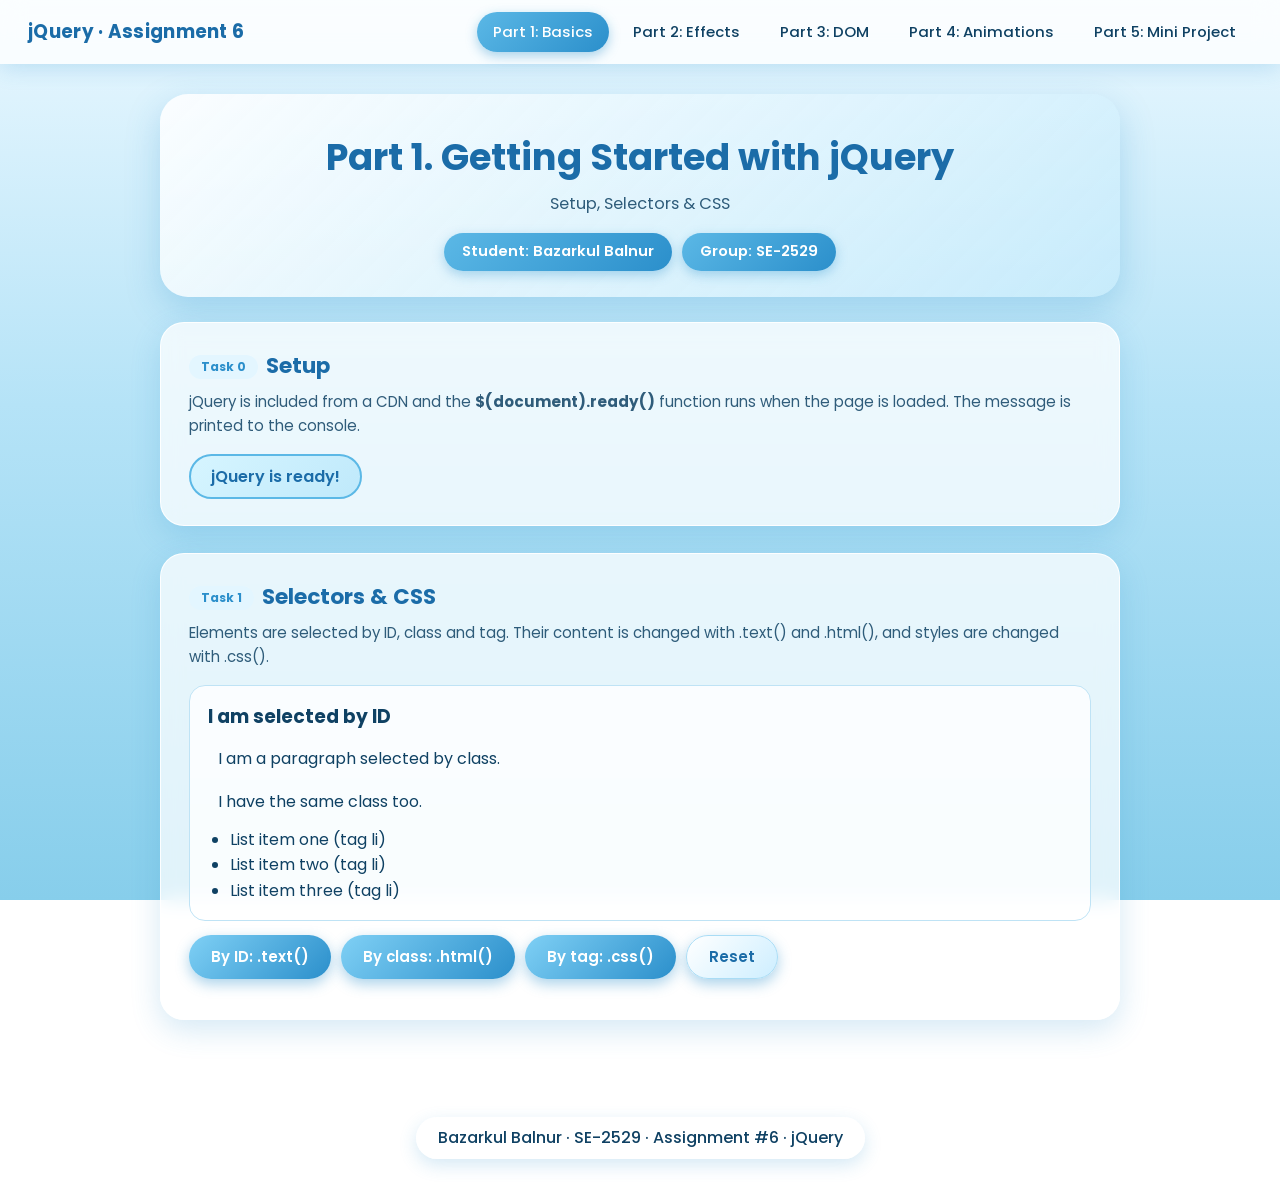
<file: index.html>
<!DOCTYPE html>
<html lang="en">
<head>
  <meta charset="UTF-8">
  <meta name="viewport" content="width=device-width, initial-scale=1.0">
  <title>Part 1. Getting Started with jQuery | jQuery Assignment 6</title>
  <link rel="preconnect" href="https://fonts.googleapis.com">
  <link rel="preconnect" href="https://fonts.gstatic.com" crossorigin>
  <link href="https://fonts.googleapis.com/css2?family=Poppins:wght@400;500;600;700&display=swap" rel="stylesheet">
  <link rel="stylesheet" href="css/style.css">
</head>
<body>
  <div class="bg-fx" id="bgFx"></div>

  <header class="navbar">
    <a class="brand" href="index.html">jQuery &middot; Assignment 6</a>
    <button class="menu-toggle" type="button" aria-label="Menu">&#9776;</button>
    <nav class="nav-links">
      <a href="index.html" class="active">Part 1: Basics</a>
      <a href="effects.html">Part 2: Effects</a>
      <a href="dom.html">Part 3: DOM</a>
      <a href="animations.html">Part 4: Animations</a>
      <a href="project.html">Part 5: Mini Project</a>
    </nav>
  </header>

  <main>
    <section class="hero">
      <h1>Part 1. Getting Started with jQuery</h1>
      <p class="sub">Setup, Selectors &amp; CSS</p>
      <div class="student">
        <span>Student: Bazarkul Balnur</span>
        <span>Group: SE-2529</span>
      </div>
    </section>

    <section class="card" id="task0">
      <h2><span class="tag">Task 0</span>Setup</h2>
      <p class="desc">jQuery is included from a CDN and the <strong>$(document).ready()</strong> function runs when the page is loaded. The message is printed to the console.</p>
      <span class="status" id="readyStatus">Waiting for jQuery...</span>
    </section>

    <section class="card" id="task1">
      <h2><span class="tag">Task 1</span>Selectors &amp; CSS</h2>
      <p class="desc">Elements are selected by ID, class and tag. Their content is changed with .text() and .html(), and styles are changed with .css().</p>

      <div class="demo-box" id="demoArea">
        <h3 id="mainTitle">I am selected by ID</h3>
        <p class="demo-text">I am a paragraph selected by class.</p>
        <p class="demo-text">I have the same class too.</p>
        <ul>
          <li>List item one (tag li)</li>
          <li>List item two (tag li)</li>
          <li>List item three (tag li)</li>
        </ul>
      </div>

      <div class="btn-row">
        <button class="btn" id="btnId" type="button">By ID: .text()</button>
        <button class="btn" id="btnClass" type="button">By class: .html()</button>
        <button class="btn" id="btnTag" type="button">By tag: .css()</button>
        <button class="btn alt" id="btnReset" type="button">Reset</button>
      </div>
    </section>

  </main>

  <footer>
    <span>Bazarkul Balnur &middot; SE-2529 &middot; Assignment #6 &middot; jQuery</span>
  </footer>

  <script src="https://code.jquery.com/jquery-3.7.1.min.js"></script>
  <script src="js/common.js"></script>
  <script src="js/part1.js"></script>
</body>
</html>
</file>
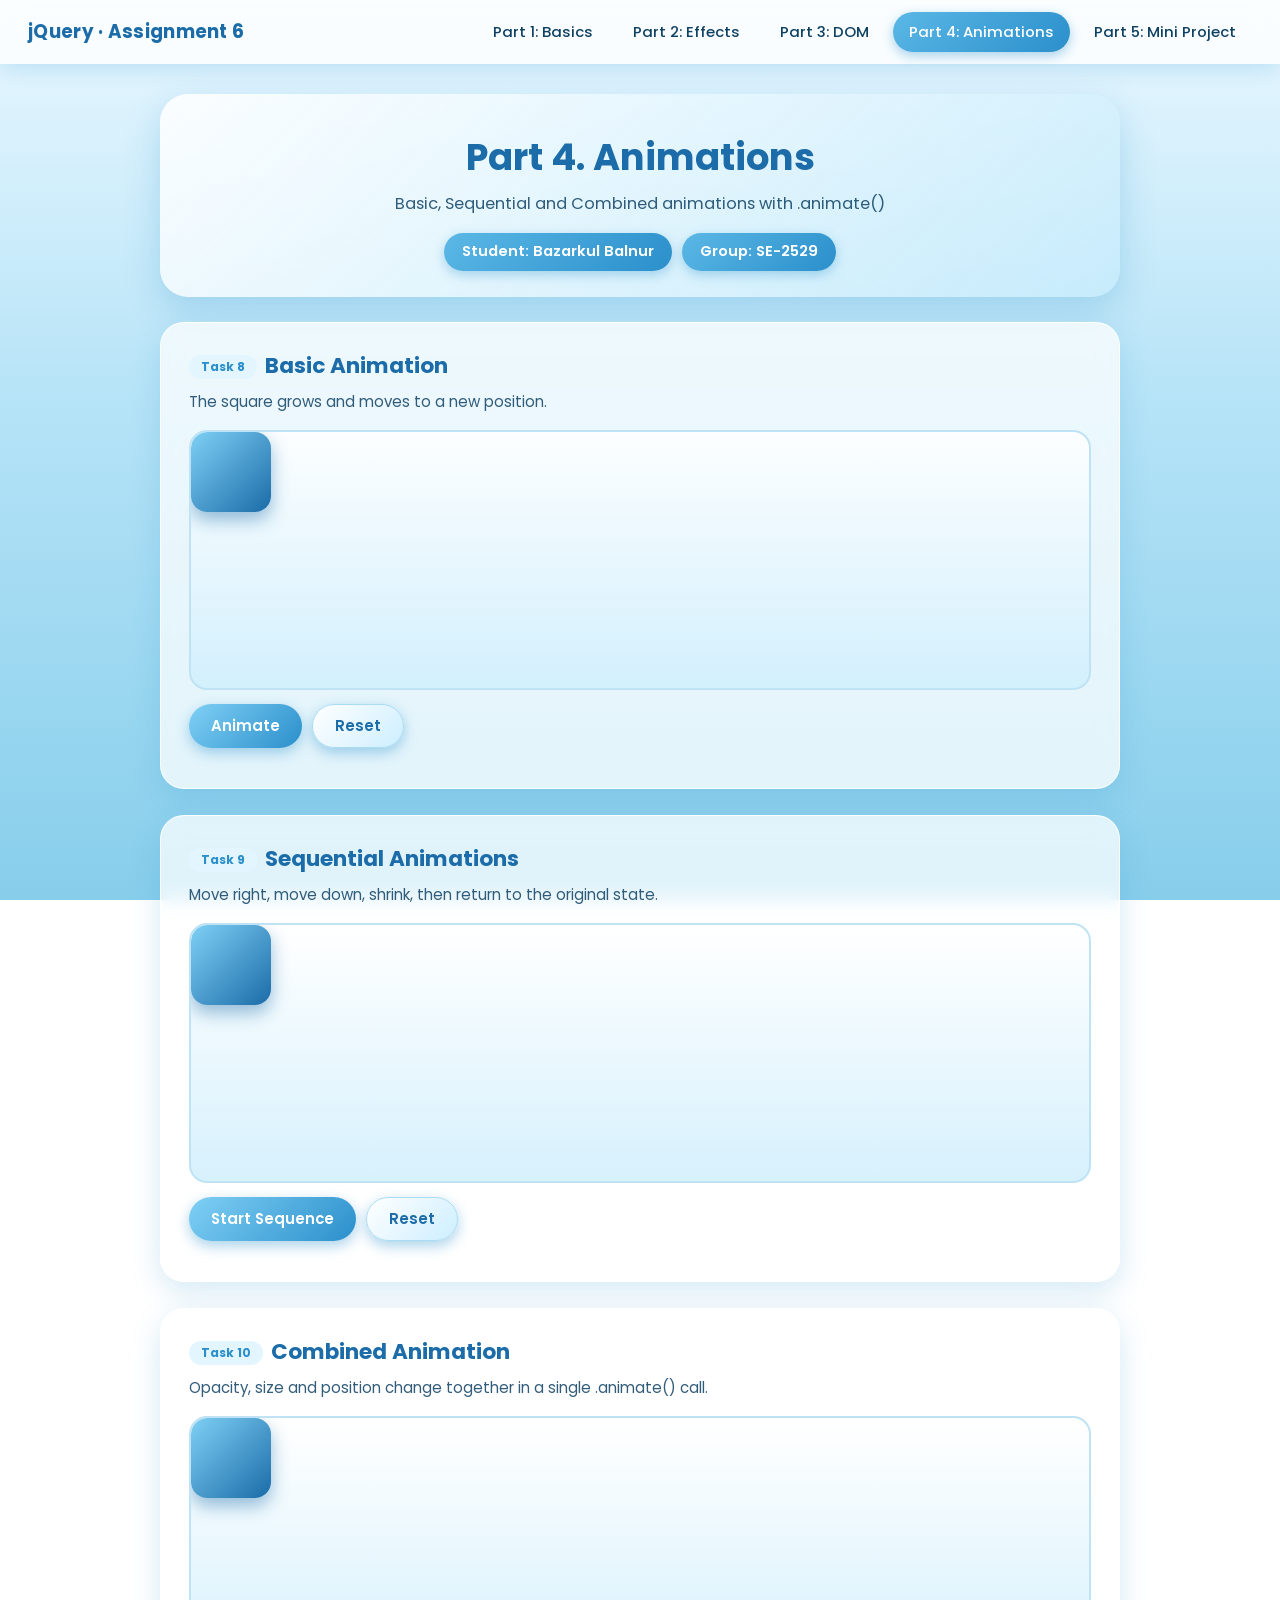
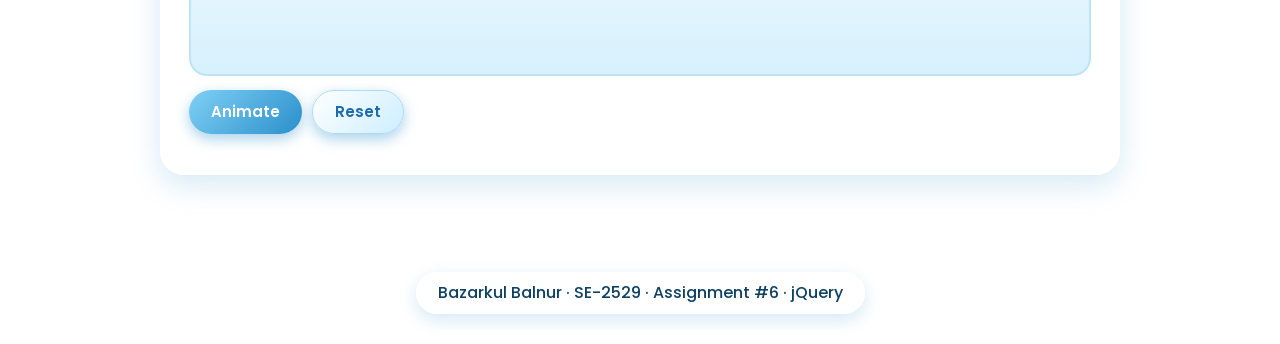
<file: animations.html>
<!DOCTYPE html>
<html lang="en">
<head>
  <meta charset="UTF-8">
  <meta name="viewport" content="width=device-width, initial-scale=1.0">
  <title>Part 4. Animations | jQuery Assignment 6</title>
  <link rel="preconnect" href="https://fonts.googleapis.com">
  <link rel="preconnect" href="https://fonts.gstatic.com" crossorigin>
  <link href="https://fonts.googleapis.com/css2?family=Poppins:wght@400;500;600;700&display=swap" rel="stylesheet">
  <link rel="stylesheet" href="css/style.css">
</head>
<body>
  <div class="bg-fx" id="bgFx"></div>

  <header class="navbar">
    <a class="brand" href="index.html">jQuery &middot; Assignment 6</a>
    <button class="menu-toggle" type="button" aria-label="Menu">&#9776;</button>
    <nav class="nav-links">
      <a href="index.html">Part 1: Basics</a>
      <a href="effects.html">Part 2: Effects</a>
      <a href="dom.html">Part 3: DOM</a>
      <a href="animations.html" class="active">Part 4: Animations</a>
      <a href="project.html">Part 5: Mini Project</a>
    </nav>
  </header>

  <main>
    <section class="hero">
      <h1>Part 4. Animations</h1>
      <p class="sub">Basic, Sequential and Combined animations with .animate()</p>
      <div class="student">
        <span>Student: Bazarkul Balnur</span>
        <span>Group: SE-2529</span>
      </div>
    </section>

    <section class="card" id="task8">
      <h2><span class="tag">Task 8</span>Basic Animation</h2>
      <p class="desc">The square grows and moves to a new position.</p>
      <div class="stage" id="stage8"><div class="box" id="box8"></div></div>
      <div class="btn-row">
        <button class="btn" id="btnAnim8" type="button">Animate</button>
        <button class="btn alt" id="btnReset8" type="button">Reset</button>
      </div>
    </section>

    <section class="card" id="task9">
      <h2><span class="tag">Task 9</span>Sequential Animations</h2>
      <p class="desc">Move right, move down, shrink, then return to the original state.</p>
      <div class="stage" id="stage9"><div class="box" id="box9"></div></div>
      <div class="btn-row">
        <button class="btn" id="btnAnim9" type="button">Start Sequence</button>
        <button class="btn alt" id="btnReset9" type="button">Reset</button>
      </div>
    </section>

    <section class="card" id="task10">
      <h2><span class="tag">Task 10</span>Combined Animation</h2>
      <p class="desc">Opacity, size and position change together in a single .animate() call.</p>
      <div class="stage" id="stage10"><div class="box" id="box10"></div></div>
      <div class="btn-row">
        <button class="btn" id="btnAnim10" type="button">Animate</button>
        <button class="btn alt" id="btnReset10" type="button">Reset</button>
      </div>
    </section>

  </main>

  <footer>
    <span>Bazarkul Balnur &middot; SE-2529 &middot; Assignment #6 &middot; jQuery</span>
  </footer>

  <script src="https://code.jquery.com/jquery-3.7.1.min.js"></script>
  <script src="js/common.js"></script>
  <script src="js/animations.js"></script>
</body>
</html>
</file>
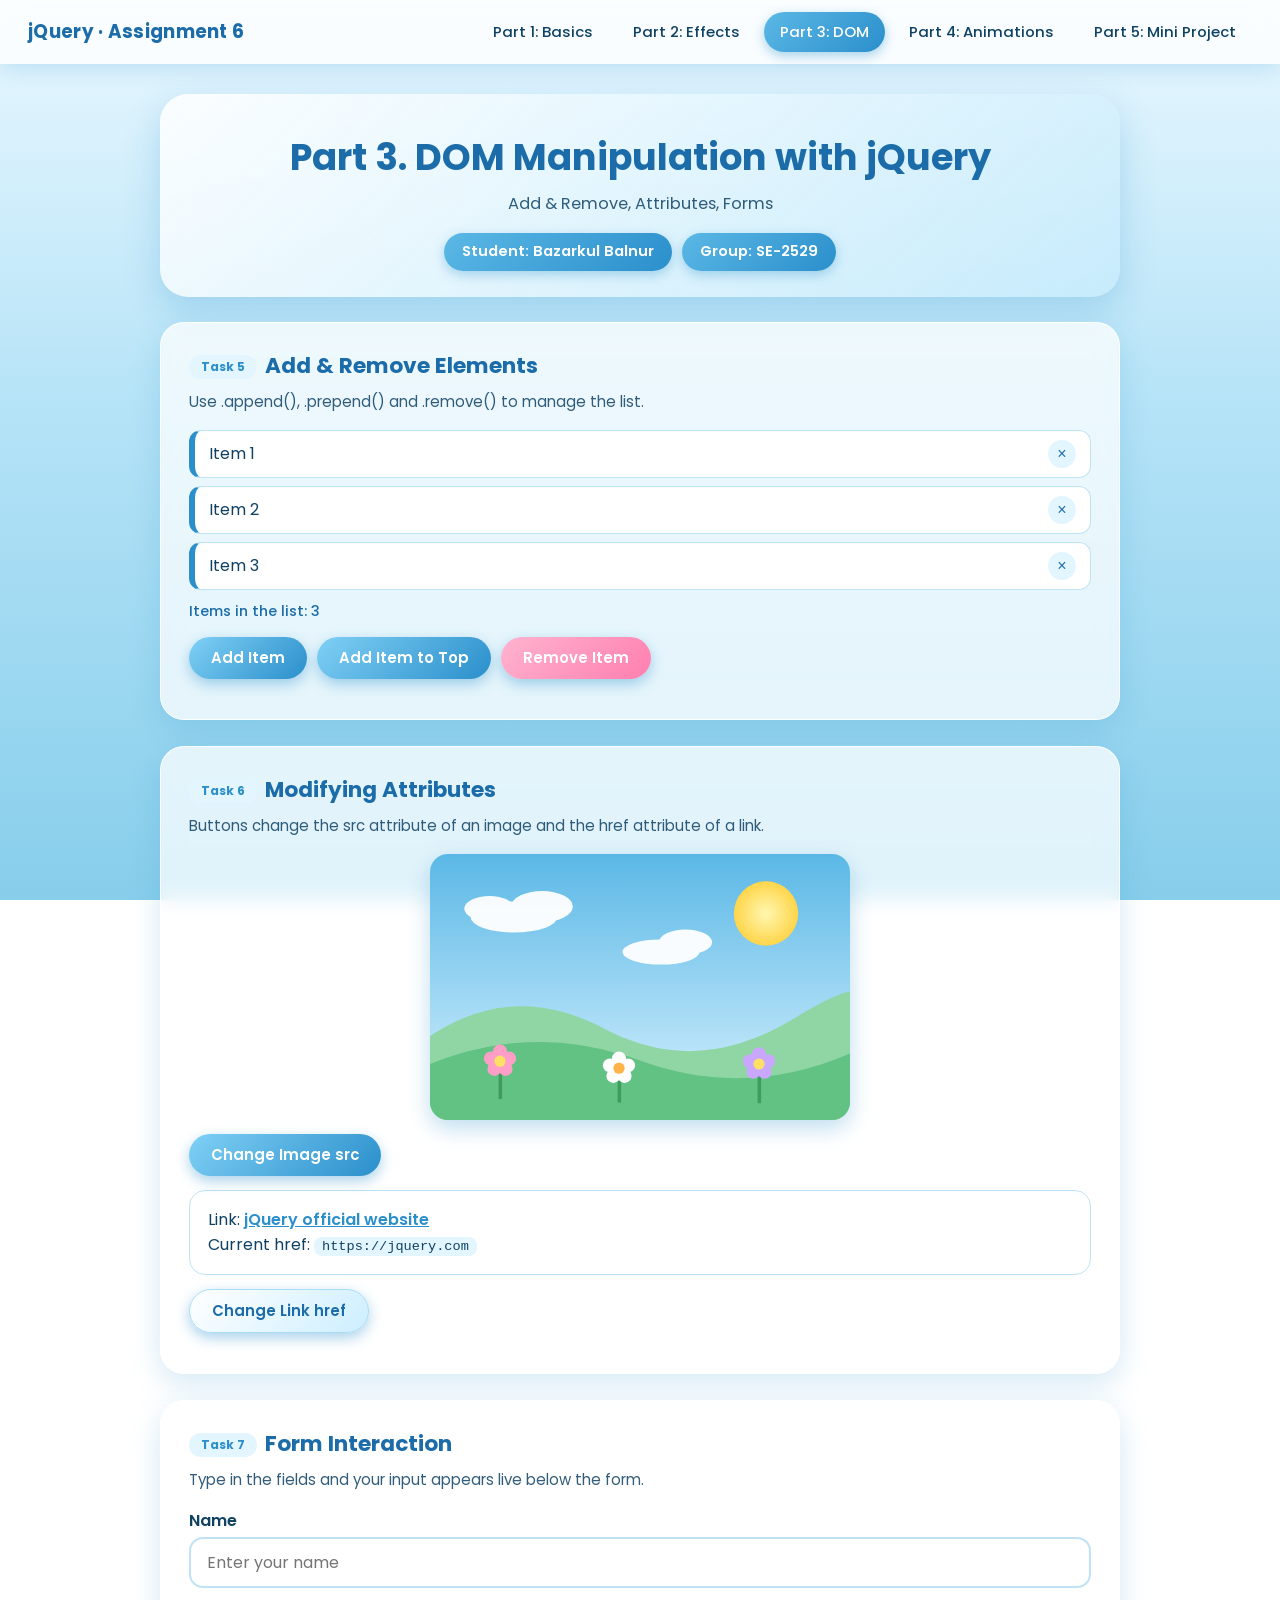
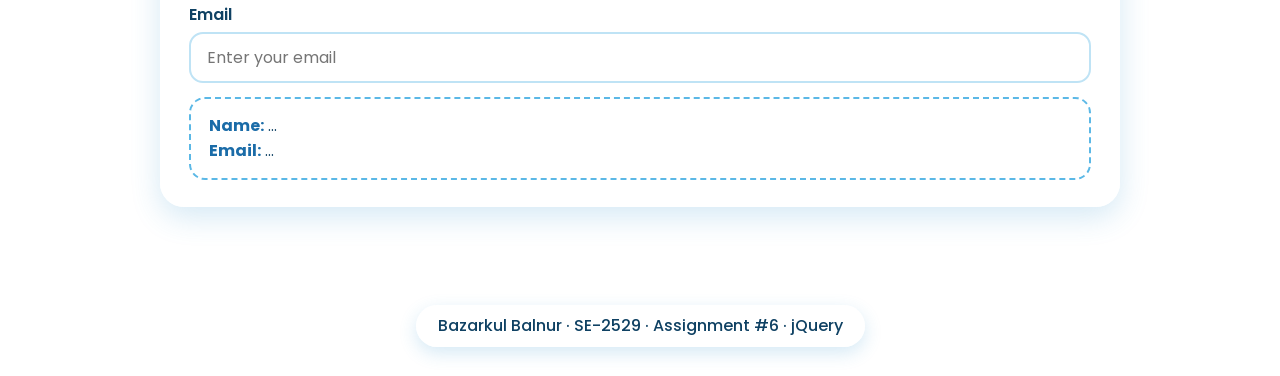
<file: dom.html>
<!DOCTYPE html>
<html lang="en">
<head>
  <meta charset="UTF-8">
  <meta name="viewport" content="width=device-width, initial-scale=1.0">
  <title>Part 3. DOM Manipulation with jQuery | jQuery Assignment 6</title>
  <link rel="preconnect" href="https://fonts.googleapis.com">
  <link rel="preconnect" href="https://fonts.gstatic.com" crossorigin>
  <link href="https://fonts.googleapis.com/css2?family=Poppins:wght@400;500;600;700&display=swap" rel="stylesheet">
  <link rel="stylesheet" href="css/style.css">
</head>
<body>
  <div class="bg-fx" id="bgFx"></div>

  <header class="navbar">
    <a class="brand" href="index.html">jQuery &middot; Assignment 6</a>
    <button class="menu-toggle" type="button" aria-label="Menu">&#9776;</button>
    <nav class="nav-links">
      <a href="index.html">Part 1: Basics</a>
      <a href="effects.html">Part 2: Effects</a>
      <a href="dom.html" class="active">Part 3: DOM</a>
      <a href="animations.html">Part 4: Animations</a>
      <a href="project.html">Part 5: Mini Project</a>
    </nav>
  </header>

  <main>
    <section class="hero">
      <h1>Part 3. DOM Manipulation with jQuery</h1>
      <p class="sub">Add &amp; Remove, Attributes, Forms</p>
      <div class="student">
        <span>Student: Bazarkul Balnur</span>
        <span>Group: SE-2529</span>
      </div>
    </section>

    <section class="card" id="task5">
      <h2><span class="tag">Task 5</span>Add &amp; Remove Elements</h2>
      <p class="desc">Use .append(), .prepend() and .remove() to manage the list.</p>
      <ul class="item-list" id="itemList">
        <li><span>Item 1</span><button class="del" type="button" aria-label="Delete">&times;</button></li>
        <li><span>Item 2</span><button class="del" type="button" aria-label="Delete">&times;</button></li>
        <li><span>Item 3</span><button class="del" type="button" aria-label="Delete">&times;</button></li>
      </ul>
      <p class="note" id="listNote"></p>
      <div class="btn-row">
        <button class="btn" id="btnAdd" type="button">Add Item</button>
        <button class="btn" id="btnPrepend" type="button">Add Item to Top</button>
        <button class="btn warn" id="btnRemove" type="button">Remove Item</button>
      </div>
    </section>

    <section class="card" id="task6">
      <h2><span class="tag">Task 6</span>Modifying Attributes</h2>
      <p class="desc">Buttons change the src attribute of an image and the href attribute of a link.</p>
      <img class="preview-img" id="swapImg" src="images/scene1.svg" alt="Scene">
      <div class="btn-row">
        <button class="btn" id="btnSrc" type="button">Change Image src</button>
      </div>
      <div class="demo-box link-box">
        <p>Link: <a id="dynLink" href="https://jquery.com" target="_blank" rel="noopener">jQuery official website</a></p>
        <p>Current href: <code id="hrefText">https://jquery.com</code></p>
      </div>
      <div class="btn-row">
        <button class="btn alt" id="btnHref" type="button">Change Link href</button>
      </div>
    </section>

    <section class="card" id="task7">
      <h2><span class="tag">Task 7</span>Form Interaction</h2>
      <p class="desc">Type in the fields and your input appears live below the form.</p>
      <form id="userForm" autocomplete="off">
        <div class="field">
          <label for="nameInput">Name</label>
          <input type="text" id="nameInput" placeholder="Enter your name">
        </div>
        <div class="field">
          <label for="emailInput">Email</label>
          <input type="email" id="emailInput" placeholder="Enter your email">
        </div>
      </form>
      <div class="live-out">
        <p><strong>Name:</strong> <span id="outName">...</span></p>
        <p><strong>Email:</strong> <span id="outEmail">...</span></p>
      </div>
    </section>

  </main>

  <footer>
    <span>Bazarkul Balnur &middot; SE-2529 &middot; Assignment #6 &middot; jQuery</span>
  </footer>

  <script src="https://code.jquery.com/jquery-3.7.1.min.js"></script>
  <script src="js/common.js"></script>
  <script src="js/dom.js"></script>
</body>
</html>
</file>
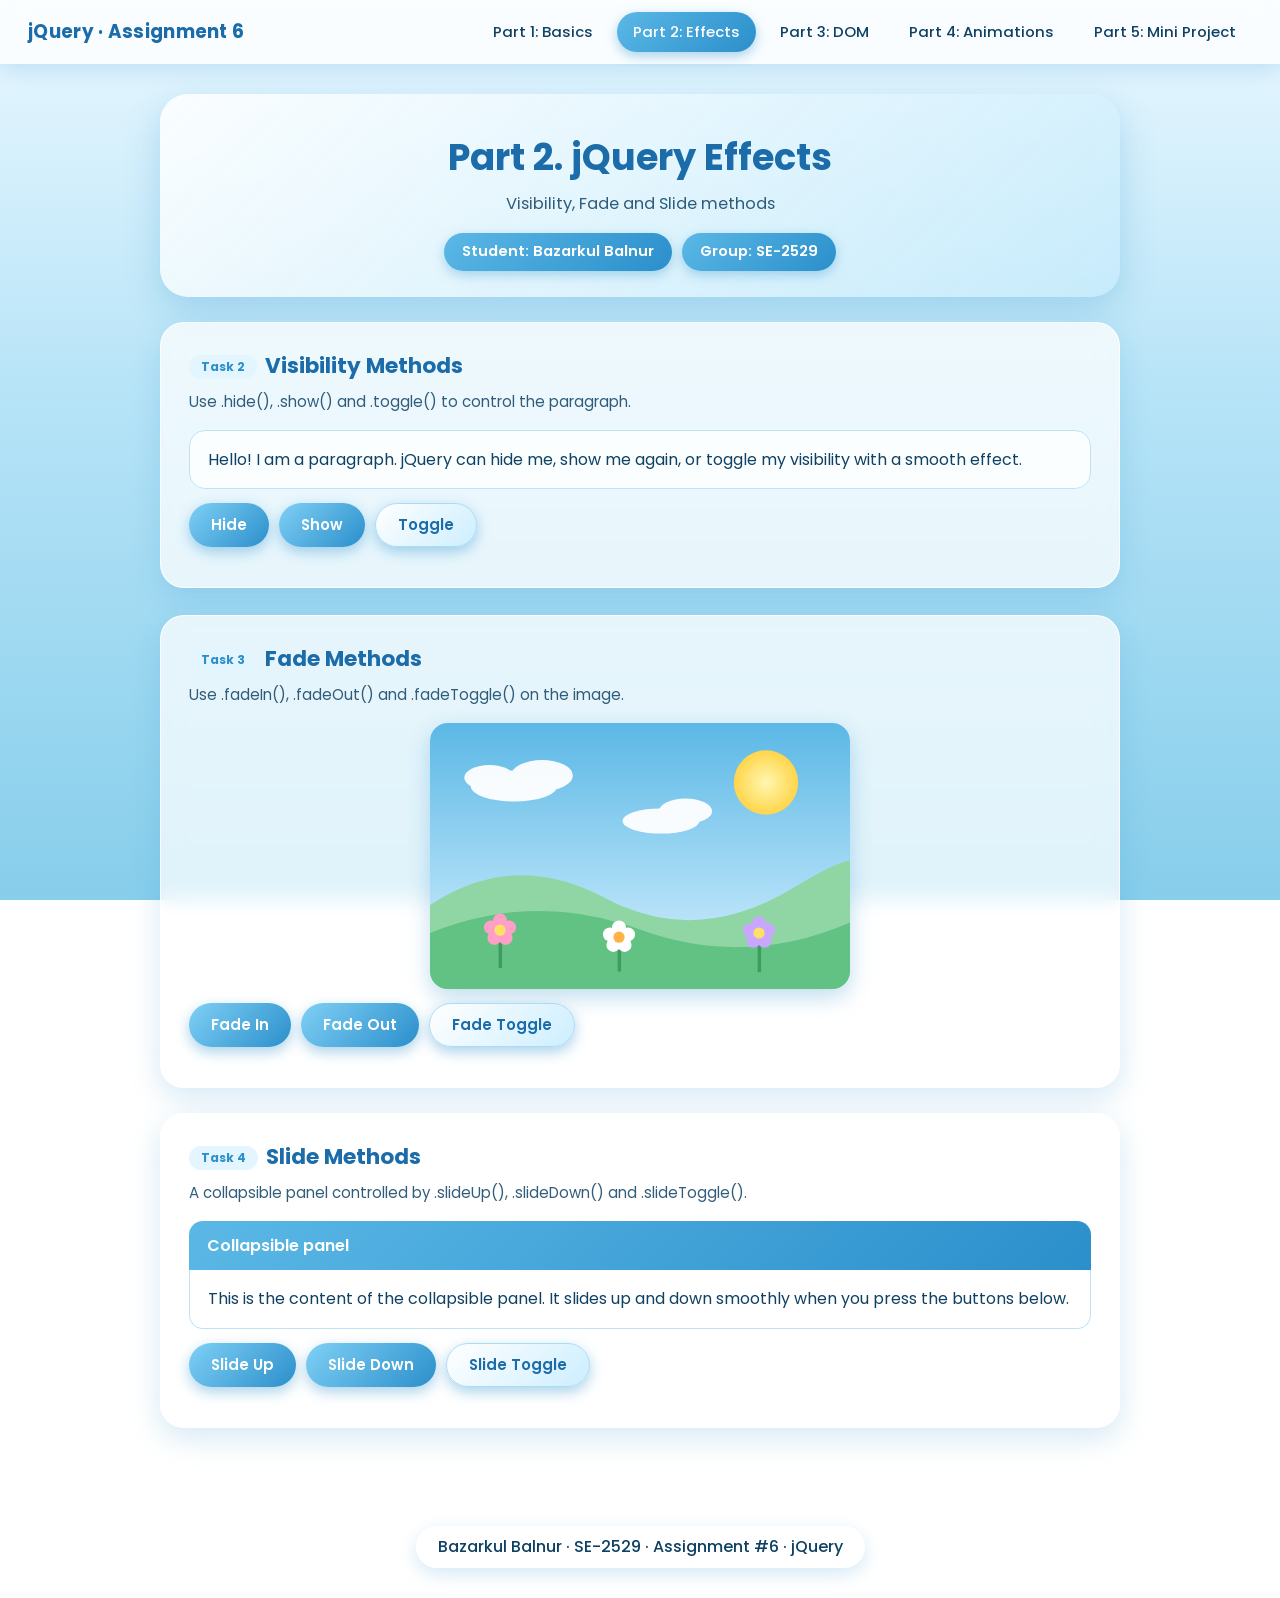
<file: effects.html>
<!DOCTYPE html>
<html lang="en">
<head>
  <meta charset="UTF-8">
  <meta name="viewport" content="width=device-width, initial-scale=1.0">
  <title>Part 2. jQuery Effects | jQuery Assignment 6</title>
  <link rel="preconnect" href="https://fonts.googleapis.com">
  <link rel="preconnect" href="https://fonts.gstatic.com" crossorigin>
  <link href="https://fonts.googleapis.com/css2?family=Poppins:wght@400;500;600;700&display=swap" rel="stylesheet">
  <link rel="stylesheet" href="css/style.css">
</head>
<body>
  <div class="bg-fx" id="bgFx"></div>

  <header class="navbar">
    <a class="brand" href="index.html">jQuery &middot; Assignment 6</a>
    <button class="menu-toggle" type="button" aria-label="Menu">&#9776;</button>
    <nav class="nav-links">
      <a href="index.html">Part 1: Basics</a>
      <a href="effects.html" class="active">Part 2: Effects</a>
      <a href="dom.html">Part 3: DOM</a>
      <a href="animations.html">Part 4: Animations</a>
      <a href="project.html">Part 5: Mini Project</a>
    </nav>
  </header>

  <main>
    <section class="hero">
      <h1>Part 2. jQuery Effects</h1>
      <p class="sub">Visibility, Fade and Slide methods</p>
      <div class="student">
        <span>Student: Bazarkul Balnur</span>
        <span>Group: SE-2529</span>
      </div>
    </section>

    <section class="card" id="task2">
      <h2><span class="tag">Task 2</span>Visibility Methods</h2>
      <p class="desc">Use .hide(), .show() and .toggle() to control the paragraph.</p>
      <div class="demo-box">
        <p id="textPara">Hello! I am a paragraph. jQuery can hide me, show me again, or toggle my visibility with a smooth effect.</p>
      </div>
      <div class="btn-row">
        <button class="btn" id="btnHide" type="button">Hide</button>
        <button class="btn" id="btnShow" type="button">Show</button>
        <button class="btn alt" id="btnToggle" type="button">Toggle</button>
      </div>
    </section>

    <section class="card" id="task3">
      <h2><span class="tag">Task 3</span>Fade Methods</h2>
      <p class="desc">Use .fadeIn(), .fadeOut() and .fadeToggle() on the image.</p>
      <img class="preview-img" id="fadeImg" src="images/scene1.svg" alt="Sunny meadow with flowers">
      <div class="btn-row">
        <button class="btn" id="btnFadeIn" type="button">Fade In</button>
        <button class="btn" id="btnFadeOut" type="button">Fade Out</button>
        <button class="btn alt" id="btnFadeToggle" type="button">Fade Toggle</button>
      </div>
    </section>

    <section class="card" id="task4">
      <h2><span class="tag">Task 4</span>Slide Methods</h2>
      <p class="desc">A collapsible panel controlled by .slideUp(), .slideDown() and .slideToggle().</p>
      <div class="panel-head">Collapsible panel</div>
      <div class="panel-body" id="panelBody">
        <p>This is the content of the collapsible panel. It slides up and down smoothly when you press the buttons below.</p>
      </div>
      <div class="btn-row">
        <button class="btn" id="btnSlideUp" type="button">Slide Up</button>
        <button class="btn" id="btnSlideDown" type="button">Slide Down</button>
        <button class="btn alt" id="btnSlideToggle" type="button">Slide Toggle</button>
      </div>
    </section>

  </main>

  <footer>
    <span>Bazarkul Balnur &middot; SE-2529 &middot; Assignment #6 &middot; jQuery</span>
  </footer>

  <script src="https://code.jquery.com/jquery-3.7.1.min.js"></script>
  <script src="js/common.js"></script>
  <script src="js/effects.js"></script>
</body>
</html>
</file>
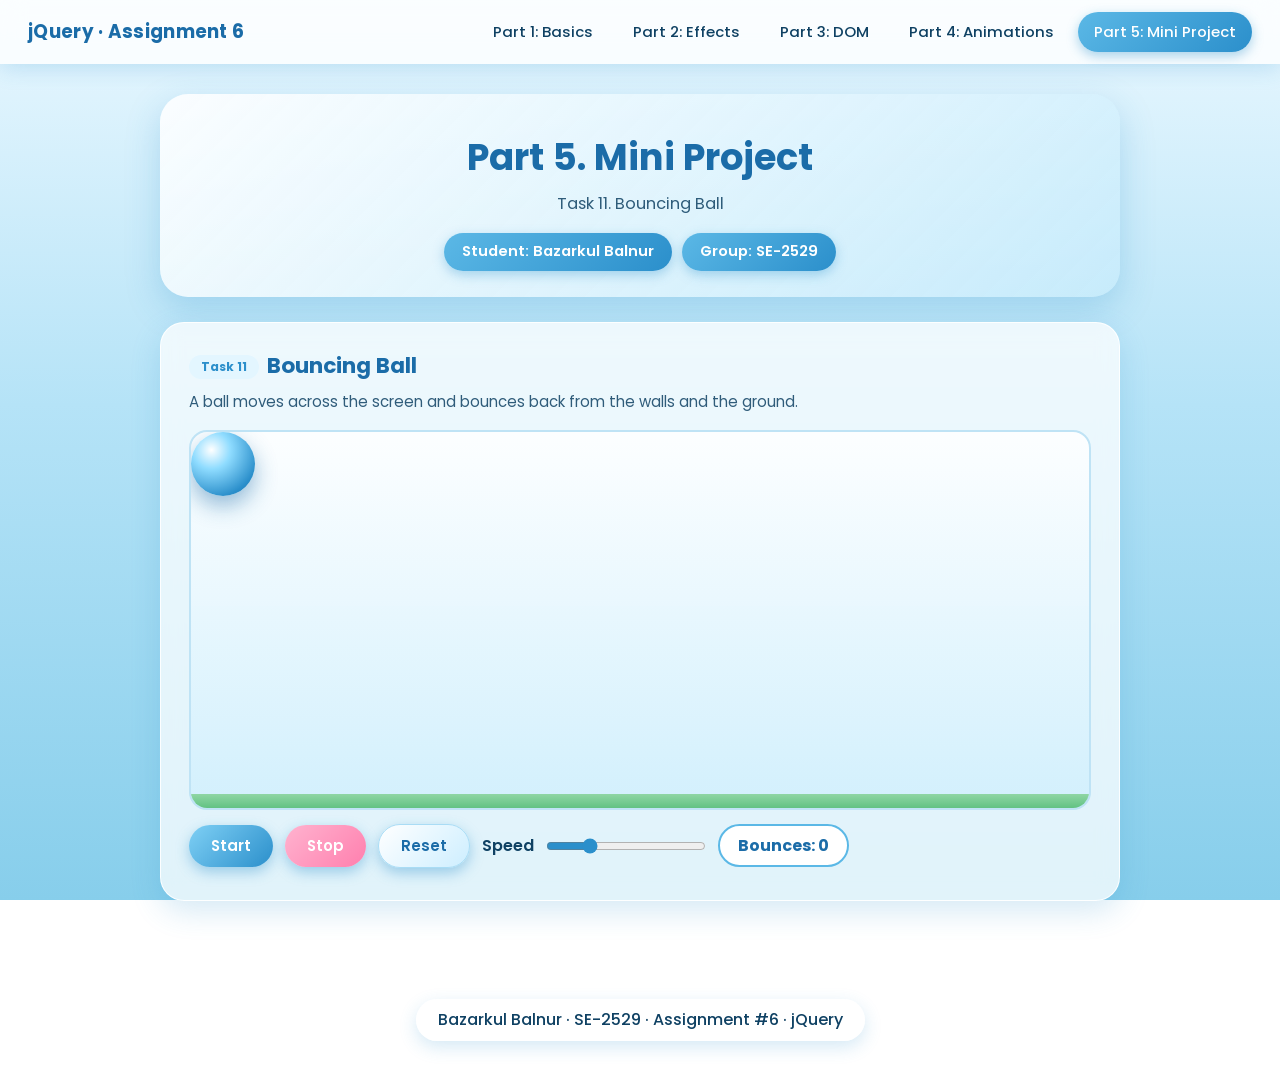
<file: project.html>
<!DOCTYPE html>
<html lang="en">
<head>
  <meta charset="UTF-8">
  <meta name="viewport" content="width=device-width, initial-scale=1.0">
  <title>Part 5. Mini Project | jQuery Assignment 6</title>
  <link rel="preconnect" href="https://fonts.googleapis.com">
  <link rel="preconnect" href="https://fonts.gstatic.com" crossorigin>
  <link href="https://fonts.googleapis.com/css2?family=Poppins:wght@400;500;600;700&display=swap" rel="stylesheet">
  <link rel="stylesheet" href="css/style.css">
</head>
<body>
  <div class="bg-fx" id="bgFx"></div>

  <header class="navbar">
    <a class="brand" href="index.html">jQuery &middot; Assignment 6</a>
    <button class="menu-toggle" type="button" aria-label="Menu">&#9776;</button>
    <nav class="nav-links">
      <a href="index.html">Part 1: Basics</a>
      <a href="effects.html">Part 2: Effects</a>
      <a href="dom.html">Part 3: DOM</a>
      <a href="animations.html">Part 4: Animations</a>
      <a href="project.html" class="active">Part 5: Mini Project</a>
    </nav>
  </header>

  <main>
    <section class="hero">
      <h1>Part 5. Mini Project</h1>
      <p class="sub">Task 11. Bouncing Ball</p>
      <div class="student">
        <span>Student: Bazarkul Balnur</span>
        <span>Group: SE-2529</span>
      </div>
    </section>

    <section class="card" id="task11">
      <h2><span class="tag">Task 11</span>Bouncing Ball</h2>
      <p class="desc">A ball moves across the screen and bounces back from the walls and the ground.</p>
      <div class="stage tall" id="ballStage">
        <div class="ball-x" id="ballX"><div class="ball" id="ball"></div></div>
        <div class="ground"></div>
      </div>
      <div class="controls">
        <button class="btn" id="btnStart" type="button">Start</button>
        <button class="btn warn" id="btnStop" type="button">Stop</button>
        <button class="btn alt" id="btnResetBall" type="button">Reset</button>
        <label for="speedRange">Speed</label>
        <input type="range" id="speedRange" min="1" max="5" value="2">
        <span class="counter" id="bounceCounter">Bounces: 0</span>
      </div>
    </section>

  </main>

  <footer>
    <span>Bazarkul Balnur &middot; SE-2529 &middot; Assignment #6 &middot; jQuery</span>
  </footer>

  <script src="https://code.jquery.com/jquery-3.7.1.min.js"></script>
  <script src="js/common.js"></script>
  <script src="js/project.js"></script>
</body>
</html>
</file>
<file: css/style.css>
:root {
  --sky: #87ceeb;
  --sky-light: #e3f6ff;
  --sky-mid: #5bb8e6;
  --sky-deep: #2b8fcb;
  --sky-dark: #1b6ca8;
  --ink: #0f4163;
  --card: rgba(255, 255, 255, 0.74);
}

* {
  box-sizing: border-box;
  margin: 0;
  padding: 0;
}

html {
  scroll-behavior: smooth;
}

body {
  font-family: 'Poppins', 'Segoe UI', Arial, sans-serif;
  color: var(--ink);
  min-height: 100vh;
  line-height: 1.6;
  overflow-x: hidden;
  background: linear-gradient(180deg, #eaf8ff 0%, #b5e3f7 45%, #87ceeb 100%) fixed;
}

.bg-fx {
  position: fixed;
  inset: 0;
  overflow: hidden;
  pointer-events: none;
  z-index: 0;
}

.bubble,
.flower {
  position: absolute;
  bottom: -140px;
  will-change: transform;
  animation-name: rise;
  animation-timing-function: linear;
  animation-iteration-count: infinite;
}

.bubble {
  border-radius: 50%;
  border: 1px solid rgba(255, 255, 255, 0.85);
  background: radial-gradient(circle at 30% 28%, rgba(255, 255, 255, 0.95) 0%, rgba(255, 255, 255, 0.35) 28%, rgba(135, 206, 235, 0.25) 70%, rgba(91, 184, 230, 0.4) 100%);
  box-shadow: inset 0 0 12px rgba(255, 255, 255, 0.6), 0 0 14px rgba(255, 255, 255, 0.35);
}

.flower svg {
  width: 100%;
  height: 100%;
  display: block;
  filter: drop-shadow(0 2px 4px rgba(27, 108, 168, 0.25));
}

@keyframes rise {
  0% {
    transform: translate3d(0, 0, 0) rotate(0deg);
  }
  25% {
    transform: translate3d(var(--sway), -32vh, 0) rotate(90deg);
  }
  50% {
    transform: translate3d(calc(var(--sway) * -0.6), -66vh, 0) rotate(180deg);
  }
  75% {
    transform: translate3d(var(--sway), -100vh, 0) rotate(270deg);
  }
  100% {
    transform: translate3d(0, -135vh, 0) rotate(360deg);
  }
}

.navbar {
  position: sticky;
  top: 0;
  z-index: 100;
  display: flex;
  align-items: center;
  justify-content: space-between;
  flex-wrap: wrap;
  gap: 10px;
  padding: 12px 28px;
  background: rgba(255, 255, 255, 0.78);
  backdrop-filter: blur(12px);
  -webkit-backdrop-filter: blur(12px);
  box-shadow: 0 4px 22px rgba(43, 143, 203, 0.22);
}

.brand {
  font-weight: 700;
  font-size: 1.15rem;
  color: var(--sky-dark);
  text-decoration: none;
  letter-spacing: 0.3px;
}

.nav-links {
  display: flex;
  gap: 8px;
  flex-wrap: wrap;
}

.nav-links a {
  text-decoration: none;
  color: var(--ink);
  font-weight: 500;
  font-size: 0.93rem;
  padding: 8px 16px;
  border-radius: 999px;
  transition: all 0.25s ease;
}

.nav-links a:hover {
  background: var(--sky-light);
  color: var(--sky-dark);
  transform: translateY(-2px);
}

.nav-links a.active {
  background: linear-gradient(135deg, var(--sky-mid), var(--sky-deep));
  color: #fff;
  box-shadow: 0 4px 12px rgba(43, 143, 203, 0.4);
}

.menu-toggle {
  display: none;
  border: none;
  background: var(--sky-deep);
  color: #fff;
  font-size: 1.3rem;
  width: 42px;
  height: 42px;
  border-radius: 12px;
  cursor: pointer;
}

main {
  position: relative;
  z-index: 1;
  max-width: 1000px;
  margin: 0 auto;
  padding: 30px 20px 50px;
}

.hero {
  text-align: center;
  padding: 34px 20px 26px;
  margin-bottom: 26px;
  border-radius: 28px;
  background: linear-gradient(135deg, rgba(255, 255, 255, 0.85), rgba(200, 236, 252, 0.7));
  box-shadow: 0 12px 34px rgba(43, 143, 203, 0.25);
  animation: pop 0.7s ease both;
}

.hero h1 {
  font-size: clamp(1.5rem, 4vw, 2.3rem);
  color: var(--sky-dark);
}

.hero .sub {
  margin-top: 4px;
  font-size: 1.02rem;
  opacity: 0.85;
}

.student {
  display: flex;
  justify-content: center;
  flex-wrap: wrap;
  gap: 10px;
  margin-top: 16px;
}

.student span {
  background: linear-gradient(135deg, var(--sky-mid), var(--sky-deep));
  color: #fff;
  font-weight: 600;
  padding: 7px 18px;
  border-radius: 999px;
  font-size: 0.92rem;
  box-shadow: 0 4px 12px rgba(43, 143, 203, 0.35);
}

.card {
  background: var(--card);
  backdrop-filter: blur(10px);
  -webkit-backdrop-filter: blur(10px);
  border: 1px solid rgba(255, 255, 255, 0.9);
  border-radius: 24px;
  padding: 26px 28px;
  margin-bottom: 26px;
  box-shadow: 0 10px 30px rgba(43, 143, 203, 0.2);
  animation: pop 0.7s ease both;
  transition: transform 0.3s ease, box-shadow 0.3s ease;
}

.card:hover {
  transform: translateY(-4px);
  box-shadow: 0 16px 38px rgba(43, 143, 203, 0.3);
}

@keyframes pop {
  from {
    opacity: 0;
    transform: translateY(24px) scale(0.98);
  }
  to {
    opacity: 1;
    transform: translateY(0) scale(1);
  }
}

.card h2 {
  font-size: 1.35rem;
  color: var(--sky-dark);
  margin-bottom: 6px;
}

.card h2 .tag {
  display: inline-block;
  background: var(--sky-light);
  color: var(--sky-deep);
  font-size: 0.75rem;
  padding: 2px 12px;
  border-radius: 999px;
  margin-right: 8px;
  vertical-align: middle;
}

.card .desc {
  font-size: 0.94rem;
  opacity: 0.85;
  margin-bottom: 16px;
}

.btn-row {
  display: flex;
  flex-wrap: wrap;
  gap: 10px;
  margin: 14px 0;
}

button.btn {
  font-family: inherit;
  font-size: 0.93rem;
  font-weight: 600;
  color: #fff;
  border: none;
  padding: 10px 22px;
  border-radius: 999px;
  cursor: pointer;
  background: linear-gradient(135deg, #7fd0f5, #2b8fcb);
  box-shadow: 0 5px 14px rgba(43, 143, 203, 0.4);
  transition: transform 0.2s ease, box-shadow 0.2s ease, filter 0.2s ease;
}

button.btn:hover {
  transform: translateY(-3px);
  box-shadow: 0 9px 20px rgba(43, 143, 203, 0.5);
  filter: brightness(1.06);
}

button.btn:active {
  transform: translateY(0) scale(0.96);
}

button.btn.alt {
  background: linear-gradient(135deg, #ffffff, #cdeeff);
  color: var(--sky-dark);
  border: 1px solid #a9dcf5;
}

button.btn.warn {
  background: linear-gradient(135deg, #ffb3cf, #ff7fae);
}

.status {
  display: inline-block;
  padding: 8px 20px;
  border-radius: 999px;
  background: #fff;
  color: var(--sky-dark);
  font-weight: 600;
  border: 2px dashed var(--sky-mid);
}

.status.ok {
  background: linear-gradient(135deg, #d6f5ff, #bfe9fb);
  border-style: solid;
}

.demo-box {
  background: rgba(255, 255, 255, 0.8);
  border: 1px solid #bfe3f5;
  border-radius: 16px;
  padding: 16px 18px;
  margin: 10px 0;
}

.demo-box ul {
  padding-left: 22px;
}

#mainTitle {
  margin-bottom: 8px;
  transition: color 0.3s ease;
}

.demo-text {
  padding: 6px 10px;
  border-radius: 10px;
  margin: 6px 0;
  transition: background 0.3s ease;
}

.preview-img {
  display: block;
  width: 100%;
  max-width: 420px;
  border-radius: 18px;
  margin: 10px auto;
  box-shadow: 0 8px 22px rgba(43, 143, 203, 0.3);
}

.panel-head {
  background: linear-gradient(135deg, var(--sky-mid), var(--sky-deep));
  color: #fff;
  font-weight: 600;
  padding: 12px 18px;
  border-radius: 14px 14px 0 0;
}

.panel-body {
  background: #fff;
  border: 1px solid #bfe3f5;
  border-top: none;
  border-radius: 0 0 14px 14px;
  padding: 16px 18px;
}

.item-list {
  list-style: none;
  margin: 10px 0;
}

.item-list li {
  display: flex;
  align-items: center;
  justify-content: space-between;
  background: #fff;
  border: 1px solid #bfe3f5;
  border-left: 6px solid var(--sky-deep);
  border-radius: 12px;
  padding: 9px 14px;
  margin-bottom: 8px;
}

.item-list .del {
  border: none;
  background: #e3f6ff;
  color: var(--sky-dark);
  width: 28px;
  height: 28px;
  border-radius: 50%;
  font-size: 1rem;
  cursor: pointer;
  transition: all 0.2s ease;
}

.item-list .del:hover {
  background: #ff7fae;
  color: #fff;
  transform: rotate(90deg);
}

.note {
  font-size: 0.9rem;
  margin-top: 6px;
  color: var(--sky-dark);
  font-weight: 500;
}

.link-box a {
  color: var(--sky-deep);
  font-weight: 600;
}

.link-box code {
  background: var(--sky-light);
  padding: 2px 8px;
  border-radius: 8px;
  font-size: 0.85rem;
  word-break: break-all;
}

form .field {
  margin-bottom: 14px;
}

form label {
  display: block;
  font-weight: 600;
  margin-bottom: 4px;
}

form input {
  width: 100%;
  font-family: inherit;
  font-size: 1rem;
  padding: 11px 16px;
  border-radius: 14px;
  border: 2px solid #bfe3f5;
  background: #fff;
  color: var(--ink);
  outline: none;
  transition: border-color 0.2s ease, box-shadow 0.2s ease;
}

form input:focus {
  border-color: var(--sky-deep);
  box-shadow: 0 0 0 4px rgba(91, 184, 230, 0.3);
}

.live-out {
  background: #fff;
  border: 2px dashed var(--sky-mid);
  border-radius: 16px;
  padding: 14px 18px;
  margin-top: 8px;
}

.live-out strong {
  color: var(--sky-dark);
}

.stage {
  position: relative;
  height: 260px;
  overflow: hidden;
  border-radius: 18px;
  background: linear-gradient(180deg, rgba(255, 255, 255, 0.85), rgba(207, 238, 252, 0.85));
  border: 2px solid #bfe3f5;
  margin: 10px 0;
}

.box {
  position: absolute;
  left: 0;
  top: 0;
  width: 80px;
  height: 80px;
  border-radius: 16px;
  background: linear-gradient(135deg, #7fd0f5, #1b6ca8);
  box-shadow: 0 8px 18px rgba(27, 108, 168, 0.45);
}

.stage.tall {
  height: 380px;
}

.ball-x {
  position: absolute;
  left: 0;
  top: 0;
  width: 64px;
  height: 100%;
}

.ball {
  position: absolute;
  left: 0;
  top: 0;
  width: 64px;
  height: 64px;
  border-radius: 50%;
  background: radial-gradient(circle at 32% 28%, #ffffff 0%, #8fdcff 30%, #2b8fcb 75%, #1b6ca8 100%);
  box-shadow: 0 10px 22px rgba(27, 108, 168, 0.45);
}

.ground {
  position: absolute;
  left: 0;
  right: 0;
  bottom: 0;
  height: 14px;
  background: linear-gradient(180deg, #8fd6a4, #62c283);
}

.controls {
  display: flex;
  flex-wrap: wrap;
  align-items: center;
  gap: 12px;
  margin: 14px 0 6px;
}

.controls label {
  font-weight: 600;
}

.controls input[type="range"] {
  width: 160px;
  accent-color: var(--sky-deep);
  padding: 0;
  box-shadow: none;
  border: none;
}

.counter {
  background: #fff;
  border: 2px solid var(--sky-mid);
  color: var(--sky-dark);
  font-weight: 700;
  padding: 7px 18px;
  border-radius: 999px;
}

footer {
  position: relative;
  z-index: 1;
  text-align: center;
  padding: 22px 16px 30px;
  color: var(--ink);
  font-weight: 500;
}

footer span {
  display: inline-block;
  background: rgba(255, 255, 255, 0.75);
  padding: 8px 22px;
  border-radius: 999px;
  box-shadow: 0 6px 18px rgba(43, 143, 203, 0.2);
}

@media (max-width: 760px) {
  .menu-toggle {
    display: block;
  }

  .nav-links {
    display: none;
    width: 100%;
    flex-direction: column;
  }

  .nav-links.open {
    display: flex;
  }

  .nav-links a {
    text-align: center;
  }

  .card {
    padding: 20px 16px;
  }
}

@media (prefers-reduced-motion: reduce) {
  .bubble,
  .flower {
    animation-duration: 90s !important;
  }
}
</file>
